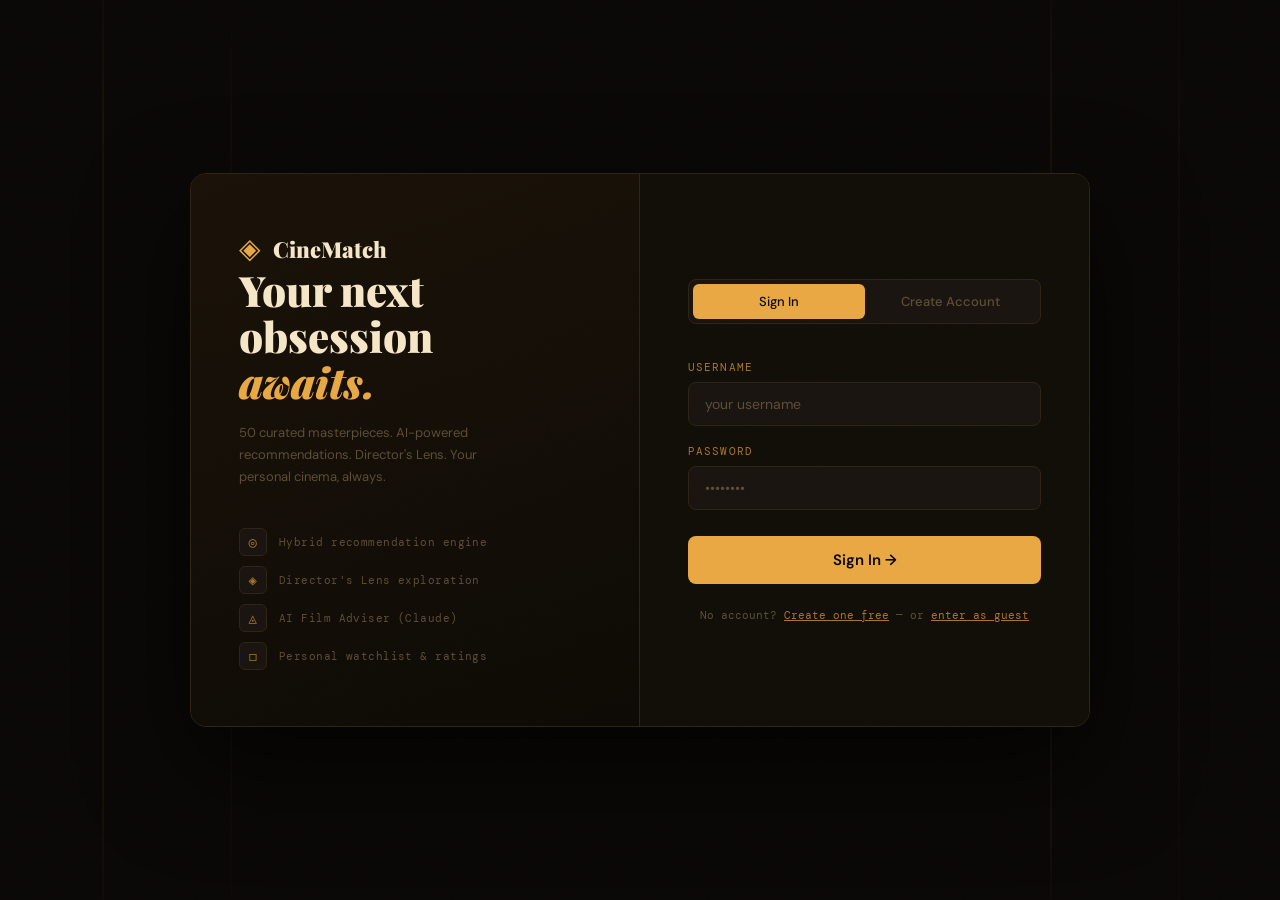
<file: CineMatch2_fixed/frontend/index.html>
<!DOCTYPE html>
<html lang="en">
<head>
<meta charset="UTF-8">
<meta name="viewport" content="width=device-width, initial-scale=1.0">
<title>CineMatch — Discover Cinema</title>
<link rel="preconnect" href="https://fonts.googleapis.com">
<link rel="preconnect" href="https://fonts.gstatic.com" crossorigin>
<link href="https://fonts.googleapis.com/css2?family=Playfair+Display:ital,wght@0,400;0,700;0,900;1,400;1,700&family=DM+Mono:wght@300;400&family=DM+Sans:wght@300;400;500&display=swap" rel="stylesheet">
<link rel="stylesheet" href="css/style.css">
</head>
<body>

<div class="grain-overlay"></div>

<!-- ══ TOP NAVBAR ══ -->
<header class="topnav">
  <div class="nav-brand">
    <span class="brand-icon">◈</span>
    <span class="brand-name">CineMatch</span>
  </div>
  <nav class="nav-links">
    <a class="nav-link active" data-view="discover">Discover</a>
    <a class="nav-link" data-view="search">Search</a>
    <a class="nav-link" data-view="mood">By Mood</a>
    <a class="nav-link" data-view="director">Director's Lens</a>
    <a class="nav-link" data-view="watchlist">Watchlist</a>
    <a class="nav-link" data-view="ai">AI Adviser</a>
  </nav>
  <div class="nav-user">
    <div class="user-badge" id="userBadge">
      <span class="user-avatar" id="userAvatar">G</span>
      <span class="user-name" id="userName">Guest</span>
    </div>
    <button class="btn-signout" id="signoutBtn">Sign Out</button>
  </div>
</header>

<!-- ══ MAIN ══ -->
<main class="main">

  <!-- DISCOVER -->
  <section class="view active" id="view-discover">
    <div class="view-hero">
      <div class="hero-text">
        <p class="label">CURATED FOR YOU</p>
        <h1 class="hero-title">Your Cinema <em>Awaits</em></h1>
      </div>
      <div class="hero-filters">
        <select class="chip-select" id="discoverSort">
          <option value="rating">Top Rated</option>
          <option value="year">Newest</option>
          <option value="votes">Most Popular</option>
        </select>
        <select class="chip-select" id="discoverGenre"><option value="">All Genres</option></select>
        <select class="chip-select" id="discoverEra"><option value="">All Eras</option></select>
      </div>
    </div>
    <div class="movie-grid" id="discoverGrid"></div>
  </section>

  <!-- SEARCH -->
  <section class="view" id="view-search">
    <div class="view-hero">
      <div class="hero-text">
        <p class="label">FIND ANYTHING</p>
        <h1 class="hero-title">Search <em>The Archive</em></h1>
      </div>
    </div>
    <div class="search-wrap">
      <span class="search-ico">◎</span>
      <input type="text" id="searchInput" class="search-input" placeholder="Title, director, actor, genre, mood…" autocomplete="off">
    </div>
    <div class="movie-grid" id="searchGrid">
      <div class="empty-state"><p class="empty-icon">◎</p><p>Start typing to search 50 curated films</p></div>
    </div>
  </section>

  <!-- MOOD -->
  <section class="view" id="view-mood">
    <div class="view-hero">
      <div class="hero-text">
        <p class="label">HOW ARE YOU FEELING?</p>
        <h1 class="hero-title">Mood <em>Cinema</em></h1>
      </div>
    </div>
    <div id="moodPickerSection">
      <div class="mood-grid">
        <button class="mood-card" data-mood="Heartwarming"><span class="mood-ico">☀</span><span class="mood-lbl">Heartwarming</span><span class="mood-sub">Feel the warmth</span></button>
        <button class="mood-card" data-mood="Thrilling"><span class="mood-ico">⚡</span><span class="mood-lbl">Thrilling</span><span class="mood-sub">Edge of your seat</span></button>
        <button class="mood-card" data-mood="Mind-bending"><span class="mood-ico">◈</span><span class="mood-lbl">Mind-bending</span><span class="mood-sub">Question everything</span></button>
        <button class="mood-card" data-mood="Romantic"><span class="mood-ico">◇</span><span class="mood-lbl">Romantic</span><span class="mood-sub">Love stories</span></button>
        <button class="mood-card" data-mood="Dark"><span class="mood-ico">◑</span><span class="mood-lbl">Dark & Gritty</span><span class="mood-sub">Raw and real</span></button>
        <button class="mood-card" data-mood="Emotional"><span class="mood-ico">◎</span><span class="mood-lbl">Emotional</span><span class="mood-sub">Feel deeply</span></button>
        <button class="mood-card" data-mood="Quirky"><span class="mood-ico">◬</span><span class="mood-lbl">Quirky</span><span class="mood-sub">Offbeat & original</span></button>
        <button class="mood-card" data-mood="Epic"><span class="mood-ico">◻</span><span class="mood-lbl">Epic</span><span class="mood-sub">Grand scale</span></button>
        <button class="mood-card" data-mood="Inspiring"><span class="mood-ico">⬡</span><span class="mood-lbl">Inspiring</span><span class="mood-sub">Rise up</span></button>
      </div>
    </div>
    <div id="moodResultsSection" style="display:none">
      <div class="section-header">
        <h2 class="section-title" id="moodTitle"></h2>
        <button class="btn-ghost" id="clearMoodBtn">← Back</button>
      </div>
      <div class="movie-grid" id="moodGrid"></div>
    </div>
  </section>

  <!-- DIRECTOR'S LENS -->
  <section class="view" id="view-director">
    <div class="view-hero">
      <div class="hero-text">
        <p class="label">UNIQUE FEATURE</p>
        <h1 class="hero-title">Director's <em>Lens</em></h1>
      </div>
    </div>
    <p class="view-desc">Explore a filmmaker's complete vision — then discover films with the same cinematic DNA.</p>
    <div class="search-wrap" style="margin-bottom:28px">
      <span class="search-ico">◈</span>
      <input type="text" id="directorInput" class="search-input" placeholder="Search a director…" autocomplete="off">
    </div>
    <div id="directorGrid" class="director-grid"></div>
    <div id="directorResults" style="display:none">
      <div class="section-header">
        <h2 class="section-title" id="directorTitle"></h2>
        <button class="btn-ghost" id="clearDirBtn">← All Directors</button>
      </div>
      <div class="movie-grid" id="directorMovies"></div>
      <div id="dnaSection" style="display:none">
        <p class="sublabel">SAME CINEMATIC DNA</p>
        <div class="movie-grid" id="dnaGrid"></div>
      </div>
    </div>
  </section>

  <!-- WATCHLIST -->
  <section class="view" id="view-watchlist">
    <div class="view-hero">
      <div class="hero-text">
        <p class="label">YOUR COLLECTION</p>
        <h1 class="hero-title">Watchlist <em>& Ratings</em></h1>
      </div>
    </div>
    <div class="tabs">
      <button class="tab active" data-tab="saved">Saved</button>
      <button class="tab" data-tab="rated">Rated</button>
      <button class="tab" data-tab="foryou">For You</button>
    </div>
    <div id="tab-saved" class="tab-pane">
      <div class="movie-grid" id="watchlistGrid"><div class="empty-state"><p class="empty-icon">◻</p><p>No films saved yet.</p></div></div>
    </div>
    <div id="tab-rated" class="tab-pane hidden">
      <div class="movie-grid" id="ratedGrid"><div class="empty-state"><p class="empty-icon">★</p><p>Rate some films first.</p></div></div>
    </div>
    <div id="tab-foryou" class="tab-pane hidden">
      <div class="movie-grid" id="hybridGrid"><div class="empty-state"><p class="empty-icon">◬</p><p>Rate films to get personal recommendations.</p></div></div>
    </div>
  </section>

  <!-- AI ADVISER -->
  <section class="view" id="view-ai">
    <div class="view-hero">
      <div class="hero-text">
        <p class="label">POWERED BY CLAUDE AI</p>
        <h1 class="hero-title">Your Film <em>Adviser</em></h1>
      </div>
    </div>
    <div class="ai-box">
      <div class="ai-chat" id="aiChat">
        <div class="ai-msg bot">
          <div class="ai-av">◈</div>
          <div class="ai-bubble">
            <p>Welcome! I'm your personal cinema adviser. Try asking:</p>
            <div class="suggestions">
              <span class="chip" onclick="suggest(this.textContent)">"Something like Parasite but more emotional"</span>
              <span class="chip" onclick="suggest(this.textContent)">"Best Scorsese to start with?"</span>
              <span class="chip" onclick="suggest(this.textContent)">"Mind-bending sci-fi from the 2000s"</span>
              <span class="chip" onclick="suggest(this.textContent)">"Compare Nolan and Kubrick"</span>
            </div>
          </div>
        </div>
      </div>
      <div class="ai-input-row">
        <input type="text" id="aiInput" class="ai-inp" placeholder="Ask your film adviser…">
        <button class="ai-send" onclick="sendAI()">→</button>
      </div>
    </div>
  </section>

</main>

<!-- ══ MODAL ══ -->
<div class="modal-bg" id="modalBg">
  <div class="modal" id="modal">
    <button class="modal-x" id="modalX">✕</button>
    <div id="modalBody"></div>
  </div>
</div>

<!-- ══ TOAST ══ -->
<div class="toast" id="toast"></div>

<script src="js/auth.js"></script>
<script src="js/api.js"></script>
<script src="js/ui.js"></script>
<script src="js/ai.js"></script>
<script src="js/app.js"></script>
</body>
</html>
</file>
<file: CineMatch2_fixed/frontend/css/style.css>
/* ═══════════════════════════════════════
   CineMatch — Vibrant Colourful Theme
   ═══════════════════════════════════════ */
:root {
  --bg:        #0a0a1a;
  --bg2:       #0f0f22;
  --bg3:       #13132a;
  --surface:   #16162e;
  --surface2:  #1e1e3a;
  --border:    #2a2a50;
  --border2:   #3d3d70;

  --pink:      #ff6eb4;
  --pink-d:    #c94d8a;
  --pink-g:    rgba(255,110,180,0.12);

  --purple:    #a855f7;
  --purple-d:  #7c3aed;
  --purple-g:  rgba(168,85,247,0.12);

  --cyan:      #22d3ee;
  --cyan-d:    #0891b2;
  --cyan-g:    rgba(34,211,238,0.1);

  --gold:      #fbbf24;
  --gold-d:    #d97706;
  --gold-g:    rgba(251,191,36,0.12);

  --green:     #34d399;
  --red:       #f87171;

  --text:      #e2e8f0;
  --text-d:    #94a3b8;
  --text-m:    #475569;

  --nav-h:    64px;
  --radius:   12px;
  --fs:       'Playfair Display', Georgia, serif;
  --fm:       'DM Mono', monospace;
  --fn:       'DM Sans', system-ui, sans-serif;
}

*,*::before,*::after{box-sizing:border-box;margin:0;padding:0}
html{font-size:16px}
body{
  background:var(--bg);color:var(--text);font-family:var(--fn);font-weight:300;
  min-height:100vh;padding-top:var(--nav-h);
  background-image:
    radial-gradient(ellipse at 20% 20%, rgba(168,85,247,0.08) 0%, transparent 50%),
    radial-gradient(ellipse at 80% 80%, rgba(34,211,238,0.06) 0%, transparent 50%),
    radial-gradient(ellipse at 50% 50%, rgba(255,110,180,0.04) 0%, transparent 60%);
}
a{color:inherit;text-decoration:none}
button{cursor:pointer;border:none;background:none;color:inherit;font:inherit}
::-webkit-scrollbar{width:5px}
::-webkit-scrollbar-track{background:var(--bg)}
::-webkit-scrollbar-thumb{background:var(--purple-d);border-radius:3px}

/* GRAIN */
.grain-overlay{position:fixed;inset:0;z-index:9999;pointer-events:none;
  background-image:url("data:image/svg+xml,%3Csvg viewBox='0 0 256 256' xmlns='http://www.w3.org/2000/svg'%3E%3Cfilter id='n'%3E%3CfeTurbulence type='fractalNoise' baseFrequency='0.9' numOctaves='4' stitchTiles='stitch'/%3E%3C/filter%3E%3Crect width='100%25' height='100%25' filter='url(%23n)' opacity='0.03'/%3E%3C/svg%3E");
  background-size:256px;opacity:.4;mix-blend-mode:overlay}

/* NAV */
.topnav{position:fixed;top:0;left:0;right:0;height:var(--nav-h);z-index:100;
  background:rgba(10,10,26,0.9);backdrop-filter:blur(20px);
  border-bottom:1px solid var(--border);
  display:flex;align-items:center;padding:0 32px;gap:0}

.nav-brand{display:flex;align-items:center;gap:10px;margin-right:48px;flex-shrink:0}
.brand-icon{font-size:20px;background:linear-gradient(135deg,var(--pink),var(--purple));-webkit-background-clip:text;-webkit-text-fill-color:transparent}
.brand-name{font-family:var(--fs);font-size:18px;font-weight:900;letter-spacing:-.02em;
  background:linear-gradient(135deg,var(--pink) 0%,var(--purple) 50%,var(--cyan) 100%);
  -webkit-background-clip:text;-webkit-text-fill-color:transparent}

.nav-links{display:flex;gap:4px;flex:1}
.nav-link{padding:8px 14px;border-radius:8px;font-size:13px;color:var(--text-d);transition:all .2s;cursor:pointer;white-space:nowrap}
.nav-link:hover{color:var(--text);background:var(--surface2)}
.nav-link.active{color:#fff;background:linear-gradient(135deg,var(--purple-d),var(--pink-d));box-shadow:0 2px 12px rgba(168,85,247,0.35)}

.nav-user{display:flex;align-items:center;gap:12px;flex-shrink:0}
.user-badge{display:flex;align-items:center;gap:8px}
.user-avatar{width:32px;height:32px;border-radius:50%;background:linear-gradient(135deg,var(--purple),var(--pink));
  display:flex;align-items:center;justify-content:center;font-family:var(--fm);font-size:12px;color:#fff;font-weight:700;
  box-shadow:0 0 12px rgba(168,85,247,0.4)}
.user-name{font-size:13px;color:var(--text-d)}
.btn-signout{font-size:12px;color:var(--text-m);padding:6px 14px;border:1px solid var(--border2);border-radius:8px;transition:all .2s}
.btn-signout:hover{border-color:var(--red);color:var(--red)}

/* MAIN */
.main{max-width:1400px;margin:0 auto;padding:0 32px 48px}

/* VIEWS */
.view{display:none}
.view.active{display:block;animation:fadeUp .3s ease}
@keyframes fadeUp{from{opacity:0;transform:translateY(14px)}to{opacity:1;transform:translateY(0)}}

/* HERO */
.view-hero{display:flex;justify-content:space-between;align-items:flex-end;padding:44px 0 36px;gap:20px;flex-wrap:wrap}
.label{font-family:var(--fm);font-size:10px;letter-spacing:.16em;margin-bottom:8px;
  background:linear-gradient(90deg,var(--pink),var(--purple));-webkit-background-clip:text;-webkit-text-fill-color:transparent}
.sublabel{font-family:var(--fm);font-size:10px;letter-spacing:.12em;margin:32px 0 16px;
  background:linear-gradient(90deg,var(--cyan),var(--purple));-webkit-background-clip:text;-webkit-text-fill-color:transparent}
.hero-title{font-family:var(--fs);font-size:56px;font-weight:900;line-height:1;color:var(--text);letter-spacing:-.02em}
.hero-title em{font-style:italic;background:linear-gradient(135deg,var(--pink) 0%,var(--purple) 50%,var(--cyan) 100%);
  -webkit-background-clip:text;-webkit-text-fill-color:transparent}
.view-desc{color:var(--text-d);font-size:14px;line-height:1.7;max-width:540px;margin-bottom:24px}

.hero-filters{display:flex;gap:8px;flex-wrap:wrap;align-items:flex-end}
.chip-select{background:var(--surface);border:1px solid var(--border2);color:var(--text-d);
  padding:9px 18px;border-radius:40px;font-family:var(--fm);font-size:11px;
  cursor:pointer;outline:none;-webkit-appearance:none;transition:all .2s}
.chip-select:hover,.chip-select:focus{border-color:var(--purple);color:var(--text);box-shadow:0 0 0 3px rgba(168,85,247,0.15)}

/* MOVIE GRID */
.movie-grid{display:grid;grid-template-columns:repeat(auto-fill,minmax(195px,1fr));gap:20px}

.movie-card{background:var(--surface);border:1px solid var(--border);border-radius:var(--radius);
  overflow:hidden;cursor:pointer;transition:transform .25s,border-color .25s,box-shadow .25s;
  position:relative;display:flex;flex-direction:column}
.movie-card:nth-child(4n+1):hover{transform:translateY(-7px);border-color:var(--pink);box-shadow:0 20px 60px rgba(0,0,0,.6),0 0 30px rgba(255,110,180,0.2)}
.movie-card:nth-child(4n+2):hover{transform:translateY(-7px);border-color:var(--purple);box-shadow:0 20px 60px rgba(0,0,0,.6),0 0 30px rgba(168,85,247,0.2)}
.movie-card:nth-child(4n+3):hover{transform:translateY(-7px);border-color:var(--cyan);box-shadow:0 20px 60px rgba(0,0,0,.6),0 0 30px rgba(34,211,238,0.2)}
.movie-card:nth-child(4n+4):hover{transform:translateY(-7px);border-color:var(--gold);box-shadow:0 20px 60px rgba(0,0,0,.6),0 0 30px rgba(251,191,36,0.2)}

/* POSTER */
.card-poster{width:100%;aspect-ratio:2/3;position:relative;overflow:hidden;background:var(--bg3);flex-shrink:0}
.card-poster img{width:100%;height:100%;object-fit:cover;display:block;transition:transform .35s}
.movie-card:hover .card-poster img{transform:scale(1.06)}
.poster-fallback{position:absolute;inset:0;display:flex;flex-direction:column;align-items:center;justify-content:center;gap:10px;padding:16px;text-align:center;background:linear-gradient(135deg,var(--bg3),var(--surface2))}
.poster-symbol{font-size:52px;opacity:.25}
.poster-title-fb{font-family:var(--fs);font-size:12px;font-style:italic;color:var(--text-m);line-height:1.4}
.poster-overlay{position:absolute;inset:0;background:linear-gradient(to top,rgba(10,10,26,.95) 0%,rgba(10,10,26,.3) 50%,transparent 100%);pointer-events:none}

.card-badge{position:absolute;top:9px;left:9px;background:linear-gradient(135deg,var(--purple-d),var(--pink-d));
  padding:3px 9px;border-radius:5px;font-family:var(--fm);font-size:11px;color:#fff;font-weight:600;box-shadow:0 2px 8px rgba(0,0,0,.4)}
.card-bm{position:absolute;top:8px;right:8px;width:32px;height:32px;border-radius:50%;
  background:rgba(10,10,26,.85);border:1px solid var(--border2);
  display:flex;align-items:center;justify-content:center;font-size:14px;
  opacity:0;transition:opacity .2s,background .2s;z-index:5;backdrop-filter:blur(4px)}
.movie-card:hover .card-bm{opacity:1}
.card-bm:hover{background:var(--pink);border-color:var(--pink);color:#fff}
.card-bm.saved{opacity:1;color:var(--pink);border-color:var(--pink)}

.card-info{padding:12px 14px 14px;flex:1;display:flex;flex-direction:column;gap:5px}
.card-title{font-family:var(--fs);font-size:13px;font-weight:700;color:var(--text);line-height:1.3;display:-webkit-box;-webkit-line-clamp:2;-webkit-box-orient:vertical;overflow:hidden}
.card-dir{font-size:11px;color:var(--purple);font-style:italic;white-space:nowrap;overflow:hidden;text-overflow:ellipsis}
.card-meta{font-family:var(--fm);font-size:10px;color:var(--text-m);display:flex;gap:8px}
.tags{display:flex;gap:4px;flex-wrap:wrap;margin-top:3px}
.tag{padding:2px 7px;border-radius:4px;font-family:var(--fm);font-size:9px;letter-spacing:.04em;background:var(--surface2);border:1px solid var(--border2);color:var(--text-m)}
.movie-card:nth-child(4n+1) .tag{border-color:rgba(255,110,180,0.3);color:rgba(255,110,180,0.7)}
.movie-card:nth-child(4n+2) .tag{border-color:rgba(168,85,247,0.3);color:rgba(168,85,247,0.7)}
.movie-card:nth-child(4n+3) .tag{border-color:rgba(34,211,238,0.3);color:rgba(34,211,238,0.7)}
.movie-card:nth-child(4n+4) .tag{border-color:rgba(251,191,36,0.3);color:rgba(251,191,36,0.7)}

.card-stars{display:flex;gap:2px;margin-top:auto;padding-top:6px}
.star{color:var(--border2);font-size:13px;cursor:pointer;transition:color .12s}
.star.on{color:var(--gold)}
.user-r{font-family:var(--fm);font-size:9px;color:var(--gold);margin-top:2px}

/* SEARCH */
.search-wrap{position:relative;margin-bottom:28px}
.search-inp{width:100%;background:var(--surface);border:1px solid var(--border2);border-radius:12px;
  padding:14px 20px 14px 48px;font-family:var(--fn);font-size:15px;color:var(--text);outline:none;transition:all .25s}
.search-inp:focus{border-color:var(--purple);box-shadow:0 0 0 3px rgba(168,85,247,0.2),0 0 20px rgba(168,85,247,0.1)}
.search-inp::placeholder{color:var(--text-m)}
.search-ico{position:absolute;left:16px;top:50%;transform:translateY(-50%);color:var(--purple);font-size:16px}

/* MOOD GRID */
.mood-grid{display:grid;grid-template-columns:repeat(auto-fill,minmax(160px,1fr));gap:14px;margin-bottom:36px}
.mood-card{background:var(--surface);border:1px solid var(--border);border-radius:12px;padding:20px 16px;
  text-align:center;cursor:pointer;transition:all .25s;position:relative;overflow:hidden}
.mood-card:hover{transform:translateY(-4px);border-color:var(--purple);box-shadow:0 10px 30px rgba(168,85,247,0.15)}
.mood-card.active{border-color:var(--pink);background:var(--pink-g)}
.mood-ico{font-size:30px;margin-bottom:8px;display:block}
.mood-lbl{font-family:var(--fs);font-size:15px;font-weight:700;color:var(--text)}
.mood-sub{font-size:11px;color:var(--text-m);margin-top:2px}

/* DIRECTOR GRID */
.director-grid{display:grid;grid-template-columns:repeat(auto-fill,minmax(175px,1fr));gap:12px;margin-bottom:32px}
.dir-card{background:var(--surface);border:1px solid var(--border);border-radius:10px;padding:16px;cursor:pointer;transition:all .2s;position:relative;overflow:hidden}
.dir-card::after{content:'';position:absolute;bottom:0;left:0;right:0;height:2px;
  background:linear-gradient(90deg,var(--purple),var(--pink));transform:scaleX(0);transition:transform .25s}
.dir-card:hover{border-color:var(--purple-d);transform:translateY(-3px)}
.dir-card:hover::after{transform:scaleX(1)}
.dir-name{font-family:var(--fs);font-size:14px;font-weight:700;color:var(--text);margin-bottom:4px}
.dir-meta{font-family:var(--fm);font-size:10px;color:var(--purple)}

/* SECTION HEADER */
.section-header{display:flex;align-items:center;justify-content:space-between;margin-bottom:22px}
.section-title{font-family:var(--fs);font-size:26px;font-weight:700;
  background:linear-gradient(90deg,var(--text) 60%,var(--purple));-webkit-background-clip:text;-webkit-text-fill-color:transparent}
.btn-ghost{color:var(--text-m);font-size:13px;padding:8px 0;transition:color .15s}
.btn-ghost:hover{color:var(--cyan)}

/* TABS */
.tabs{display:flex;gap:4px;margin-bottom:24px;background:var(--surface);border:1px solid var(--border);border-radius:10px;padding:4px;width:fit-content}
.tab{padding:8px 22px;border-radius:7px;font-size:13px;color:var(--text-m);transition:all .2s}
.tab:hover{color:var(--text)}
.tab.active{background:linear-gradient(135deg,var(--purple-d),var(--pink-d));color:#fff;font-weight:500;box-shadow:0 2px 10px rgba(168,85,247,0.3)}
.tab-pane{display:block}
.tab-pane.hidden{display:none}

/* AI */
.ai-box{display:flex;flex-direction:column;height:calc(100vh - 320px);max-width:820px;background:var(--surface);border:1px solid var(--border);border-radius:var(--radius);overflow:hidden;box-shadow:0 0 40px rgba(168,85,247,0.08)}
.ai-chat{flex:1;overflow-y:auto;padding:24px;display:flex;flex-direction:column;gap:18px}
.ai-msg{display:flex;gap:12px;align-items:flex-start}
.ai-msg.user{flex-direction:row-reverse}
.ai-av{width:32px;height:32px;background:linear-gradient(135deg,var(--purple),var(--pink));border-radius:50%;display:flex;align-items:center;justify-content:center;font-size:14px;color:#fff;flex-shrink:0;box-shadow:0 0 12px rgba(168,85,247,0.3)}
.ai-bubble{background:var(--bg3);border:1px solid var(--border);border-radius:12px;padding:12px 16px;font-size:14px;line-height:1.7;max-width:78%}
.ai-msg.user .ai-bubble{background:linear-gradient(135deg,rgba(168,85,247,0.15),rgba(255,110,180,0.1));border-color:var(--purple-d);color:var(--text)}
.suggestions{margin-top:10px;display:flex;flex-direction:column;gap:6px}
.chip{background:var(--surface2);border:1px solid var(--border2);border-radius:8px;padding:7px 14px;font-size:12px;color:var(--purple);cursor:pointer;font-style:italic;font-family:var(--fs);transition:all .15s;display:block}
.chip:hover{border-color:var(--purple);background:var(--purple-g);color:var(--text)}
.ai-dots{display:flex;gap:4px;align-items:center;padding:2px 0}
.dot{width:5px;height:5px;border-radius:50%;animation:blink 1.2s infinite}
.dot:nth-child(1){background:var(--pink)}
.dot:nth-child(2){background:var(--purple);animation-delay:.2s}
.dot:nth-child(3){background:var(--cyan);animation-delay:.4s}
@keyframes blink{0%,60%,100%{opacity:.3;transform:scale(1)}30%{opacity:1;transform:scale(1.3)}}
.ai-input-row{display:flex;border-top:1px solid var(--border);background:var(--bg2)}
.ai-inp{flex:1;background:transparent;border:none;padding:14px 18px;font-family:var(--fn);font-size:14px;color:var(--text);outline:none}
.ai-inp::placeholder{color:var(--text-m)}
.ai-send{padding:14px 22px;background:linear-gradient(135deg,var(--purple-d),var(--pink-d));color:#fff;font-size:18px;font-weight:700;transition:opacity .2s;border-left:1px solid var(--border)}
.ai-send:hover{opacity:.85}

/* MODAL */
.modal-bg{display:none;position:fixed;inset:0;background:rgba(0,0,0,.85);backdrop-filter:blur(12px);z-index:500;align-items:center;justify-content:center;padding:24px}
.modal-bg.open{display:flex;animation:fadeIn .2s}
@keyframes fadeIn{from{opacity:0}to{opacity:1}}
.modal{background:var(--bg2);border:1px solid var(--border2);border-radius:16px;width:100%;max-width:800px;max-height:92vh;overflow-y:auto;position:relative;animation:slideUp .25s ease;box-shadow:0 0 60px rgba(168,85,247,0.15),0 40px 80px rgba(0,0,0,.5)}
@keyframes slideUp{from{transform:translateY(20px);opacity:0}to{transform:translateY(0);opacity:1}}
.modal-x{position:absolute;top:16px;right:16px;width:32px;height:32px;border-radius:50%;background:var(--surface2);border:1px solid var(--border2);color:var(--text-d);font-size:13px;display:flex;align-items:center;justify-content:center;transition:all .15s;z-index:10}
.modal-x:hover{background:var(--red);color:#fff;border-color:var(--red)}

.modal-hero{display:grid;grid-template-columns:220px 1fr;gap:26px;padding:28px}
.modal-poster-wrap{position:relative;aspect-ratio:2/3;background:var(--bg3);border-radius:10px;overflow:hidden;border:1px solid var(--border2);box-shadow:0 0 30px rgba(168,85,247,0.2)}
.modal-poster-wrap img{width:100%;height:100%;object-fit:cover}
.modal-poster-fb{position:absolute;inset:0;display:flex;align-items:center;justify-content:center;font-size:64px;opacity:.15}
.modal-info{display:flex;flex-direction:column;gap:10px}
.modal-mlabel{font-family:var(--fm);font-size:9px;letter-spacing:.16em;background:linear-gradient(90deg,var(--pink),var(--purple));-webkit-background-clip:text;-webkit-text-fill-color:transparent}
.modal-title{font-family:var(--fs);font-size:30px;font-weight:900;color:var(--text);line-height:1.1;letter-spacing:-.02em}
.modal-director{font-family:var(--fs);font-size:14px;font-style:italic;background:linear-gradient(90deg,var(--purple),var(--cyan));-webkit-background-clip:text;-webkit-text-fill-color:transparent}
.modal-stats{display:flex;gap:18px;flex-wrap:wrap;border-top:1px solid var(--border);border-bottom:1px solid var(--border);padding:12px 0;margin:4px 0}
.ms{display:flex;flex-direction:column;gap:2px}
.ms-k{font-family:var(--fm);font-size:9px;letter-spacing:.1em;color:var(--text-m)}
.ms-v{font-family:var(--fm);font-size:13px;color:var(--cyan)}
.modal-actions{display:flex;gap:8px;flex-wrap:wrap}
.btn-p{background:linear-gradient(135deg,var(--purple-d),var(--pink-d));color:#fff;padding:9px 22px;border-radius:8px;font-size:13px;font-weight:500;transition:opacity .15s;box-shadow:0 4px 15px rgba(168,85,247,0.3)}
.btn-p:hover{opacity:.85}
.btn-s{background:var(--surface2);border:1px solid var(--border2);color:var(--text-d);padding:9px 16px;border-radius:8px;font-size:13px;transition:all .15s}
.btn-s:hover{border-color:var(--purple);color:var(--text)}
.modal-plot{padding:0 28px 20px;font-size:14px;line-height:1.8;color:var(--text-d)}

.modal-rate{padding:14px 28px;border-top:1px solid var(--border);display:flex;align-items:center;gap:12px}
.rate-lbl{font-family:var(--fm);font-size:10px;letter-spacing:.1em;color:var(--text-m)}
.mstars{display:flex;gap:5px}
.mstar{font-size:22px;color:var(--border2);cursor:pointer;transition:color .12s,transform .1s}
.mstar:hover{transform:scale(1.2)}
.mstar.on{color:var(--gold)}

.modal-sim{padding:0 28px 28px;border-top:1px solid var(--border);padding-top:20px}
.sim-lbl{font-family:var(--fm);font-size:9px;letter-spacing:.14em;margin-bottom:14px;background:linear-gradient(90deg,var(--cyan),var(--purple));-webkit-background-clip:text;-webkit-text-fill-color:transparent;display:block}
.sim-row{display:flex;gap:10px;overflow-x:auto;padding-bottom:6px}
.sim-card{flex:0 0 120px;background:var(--surface);border:1px solid var(--border);border-radius:8px;overflow:hidden;cursor:pointer;transition:all .2s}
.sim-card:hover{border-color:var(--purple);transform:translateY(-3px)}
.sim-poster{aspect-ratio:2/3;position:relative;background:var(--bg3);overflow:hidden}
.sim-poster img{width:100%;height:100%;object-fit:cover}
.sim-poster-fb{position:absolute;inset:0;display:flex;align-items:center;justify-content:center;font-size:28px;opacity:.15}
.sim-ttl{padding:7px;font-family:var(--fs);font-size:10px;color:var(--text);line-height:1.3;display:-webkit-box;-webkit-line-clamp:2;-webkit-box-orient:vertical;overflow:hidden}

/* HELPERS */
.empty-state{grid-column:1/-1;text-align:center;padding:60px 20px;color:var(--text-m);font-family:var(--fs);font-style:italic}
.empty-icon{font-size:44px;margin-bottom:14px;opacity:.25}
.loading{grid-column:1/-1;display:flex;align-items:center;justify-content:center;gap:8px;padding:40px;color:var(--purple);font-family:var(--fm);font-size:12px}
.toast{position:fixed;bottom:28px;right:28px;background:linear-gradient(135deg,var(--surface2),var(--bg3));border:1px solid var(--purple-d);color:var(--text);padding:11px 20px;border-radius:9px;font-family:var(--fm);font-size:12px;z-index:9998;opacity:0;transform:translateY(8px);transition:all .25s;pointer-events:none;box-shadow:0 8px 24px rgba(168,85,247,0.2)}
.toast.show{opacity:1;transform:translateY(0)}

/* RESPONSIVE */
@media(max-width:900px){
  .main{padding:0 16px 40px}
  .topnav{padding:0 16px}
  .nav-links{gap:2px}
  .nav-link{padding:7px 10px;font-size:12px}
  .hero-title{font-size:38px}
  .modal-hero{grid-template-columns:1fr}
  .modal-poster-wrap{max-width:200px}
  .mood-grid{grid-template-columns:repeat(2,1fr)}
}
@media(max-width:600px){
  .nav-brand .brand-name{display:none}
  .user-name{display:none}
  .btn-signout{display:none}
  .movie-grid{grid-template-columns:repeat(auto-fill,minmax(150px,1fr));gap:12px}
  .hero-title{font-size:28px}
  .mood-grid{grid-template-columns:repeat(2,1fr)}
}
</file>
